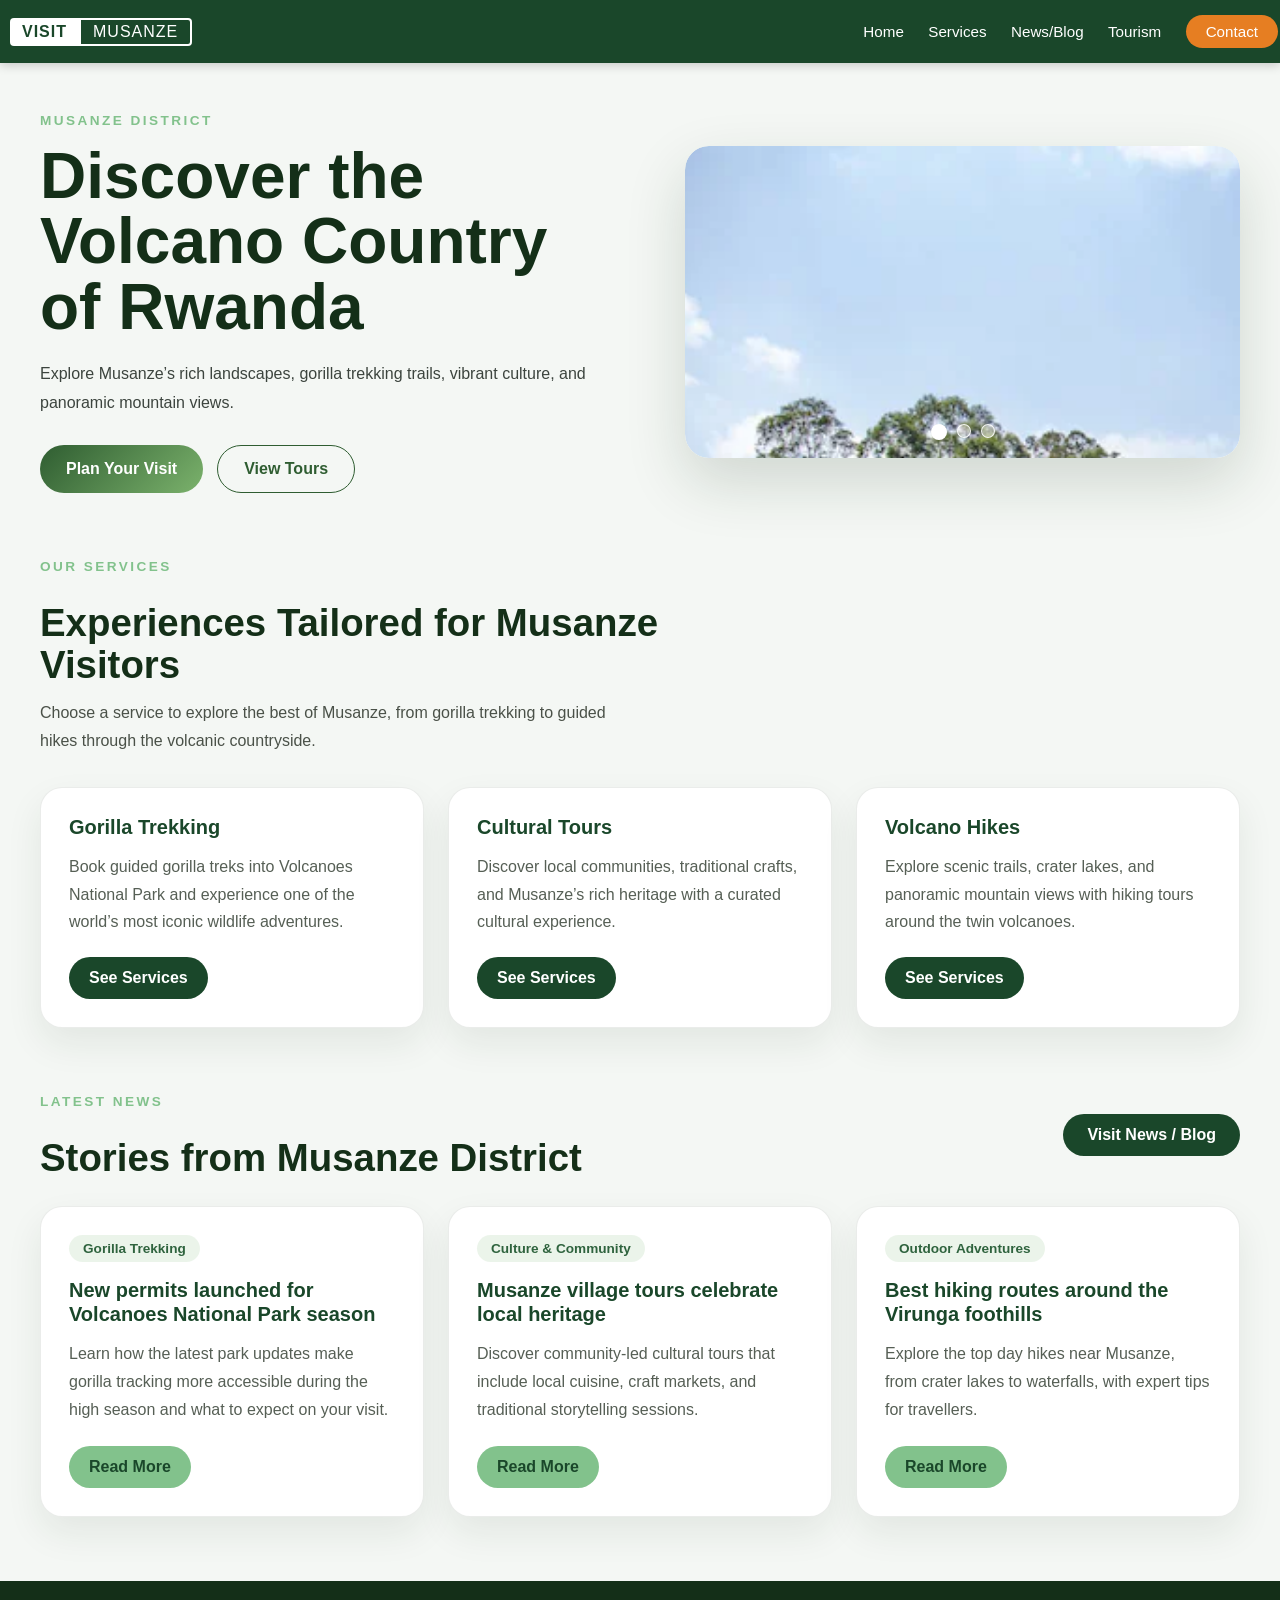
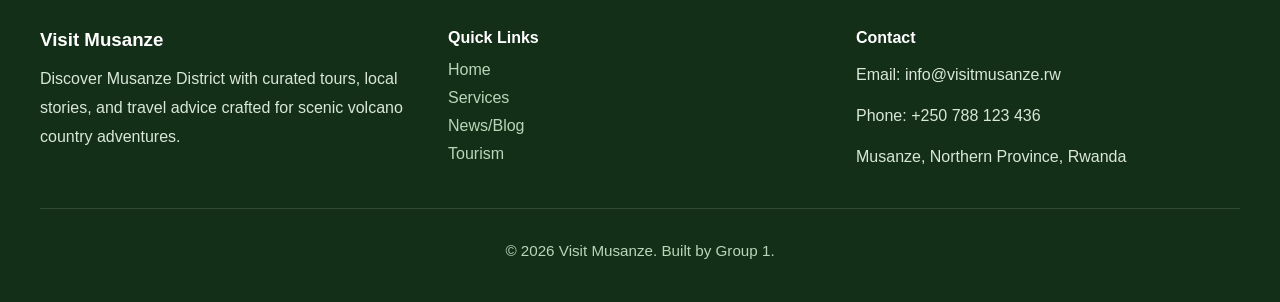
<file: index.html>
<!DOCTYPE html>
<html lang="en">
<head>
    <meta charset="UTF-8">
    <meta name="viewport" content="width=device-width, initial-scale=1.0">
    <title>Visit Musanze | Home</title>
    <link rel="stylesheet" type="text/css" href="styles/styles.css">
</head>
<body>
    <!-- Main homepage layout for Visit Musanze -->
    <div class="container">
        <!-- Navigation bar -->
        <header class="navigation">
            <div class="logo">
                <div class="first-part">VISIT</div>
                <div class="second-part">MUSANZE</div>
            </div>
            <div class="links">
                <a href="index.html">Home</a>
                <a href="services.html">Services</a>
                <a href="news.html">News/Blog</a>
                <a href="tourism.html">Tourism</a>
                <a href="contact.html" class="contact-button">Contact</a>

            </div>

        </header>


        <section class="hero">
            <!-- Hero content and image slider -->
            <div class="hero-copy">
                <span class="eyebrow">Musanze District</span>
                <h1>Discover the Volcano Country of Rwanda</h1>
                <p>Explore Musanze’s rich landscapes, gorilla trekking trails, vibrant culture, and panoramic mountain views.</p>
                <div class="hero-actions">
                    <a href="#" class="primary-button">Plan Your Visit</a>
                    <a href="#" class="secondary-button">View Tours</a>
                </div>
            </div>
            <div class="hero-slider">
                <!-- Slider viewport and controls -->
                <div class="slider-window">
                    <div class="slides">
                        <div class="slide"><img src="assets/image4.png" alt="Musanze landscape image"></div>
                        <div class="slide"><img src="assets/image5.png" alt="Musanze scenic view"></div>
                        <div class="slide"><img src="assets/image6.png" alt="Musanze district photo"></div>
                    </div>
                </div>
                <div class="slider-indicators">
                    <span class="indicator active"></span>
                    <span class="indicator"></span>
                    <span class="indicator"></span>
                </div>
            </div>
        </section>

        <section class="services">
            <!-- Services showcase cards -->
            <div class="section-intro">
                <span class="eyebrow">Our Services</span>
                <h2>Experiences Tailored for Musanze Visitors</h2>
                <p>Choose a service to explore the best of Musanze, from gorilla trekking to guided hikes through the volcanic countryside.</p>
            </div>
            <div class="service-grid">
                <article class="service-card">
                    <h3>Gorilla Trekking</h3>
                    <p>Book guided gorilla treks into Volcanoes National Park and experience one of the world’s most iconic wildlife adventures.</p>
                    <a href="services.html" class="service-link">See Services</a>
                </article>
                <article class="service-card">
                    <h3>Cultural Tours</h3>
                    <p>Discover local communities, traditional crafts, and Musanze’s rich heritage with a curated cultural experience.</p>
                    <a href="services.html" class="service-link">See Services</a>
                </article>
                <article class="service-card">
                    <h3>Volcano Hikes</h3>
                    <p>Explore scenic trails, crater lakes, and panoramic mountain views with hiking tours around the twin volcanoes.</p>
                    <a href="services.html" class="service-link">See Services</a>
                </article>
            </div>
        </section>
            <section class="articles">
                <!-- Latest news and blog section -->
                <div class="articles-header">
                    <div>
                        <span class="eyebrow">Latest News</span>
                        <h2>Stories from Musanze District</h2>
                    </div>
                    <a href="news.html" class="section-button">Visit News / Blog</a>
                </div>
                <div class="article-grid">
                    <article class="article-card">
                        <span class="article-tag">Gorilla Trekking</span>
                        <h3>New permits launched for Volcanoes National Park season</h3>
                        <p>Learn how the latest park updates make gorilla tracking more accessible during the high season and what to expect on your visit.</p>
                        <a href="news.html" class="article-link">Read More</a>
                    </article>
                    <article class="article-card">
                        <span class="article-tag">Culture & Community</span>
                        <h3>Musanze village tours celebrate local heritage</h3>
                        <p>Discover community-led cultural tours that include local cuisine, craft markets, and traditional storytelling sessions.</p>
                        <a href="news.html" class="article-link">Read More</a>
                    </article>
                    <article class="article-card">
                        <span class="article-tag">Outdoor Adventures</span>
                        <h3>Best hiking routes around the Virunga foothills</h3>
                        <p>Explore the top day hikes near Musanze, from crater lakes to waterfalls, with expert tips for travellers.</p>
                        <a href="news.html" class="article-link">Read More</a>
                    </article>
                </div>
            </section>


        <!-- Footer with contact info and attribution -->
        <footer class="footer">
            <div class="footer-content">
                <div class="footer-card">
                    <h3>Visit Musanze</h3>
                    <p>Discover Musanze District with curated tours, local stories, and travel advice crafted for scenic volcano country adventures.</p>
                </div>
                <div class="footer-card">
                    <h4>Quick Links</h4>
                    <nav class="footer-links">
                        <a href="#">Home</a>
                        <a href="services.html">Services</a>
                        <a href="news.html">News/Blog</a>
                        <a href="#">Tourism</a>
                    </nav>
                </div>
                <div class="footer-card">
                    <h4>Contact</h4>
                    <p>Email: info@visitmusanze.rw</p>
                    <p>Phone: +250 788 123 436</p>
                    <p>Musanze, Northern Province, Rwanda</p>
                </div>
            </div>
            <div class="footer-bottom">
                <p>&copy; 2026 Visit Musanze. Built by Group 1.</p>
            </div>
        </footer>
    </div>
    <script src="scripts/script.js"></script>
    
</body>
</html>
</file>
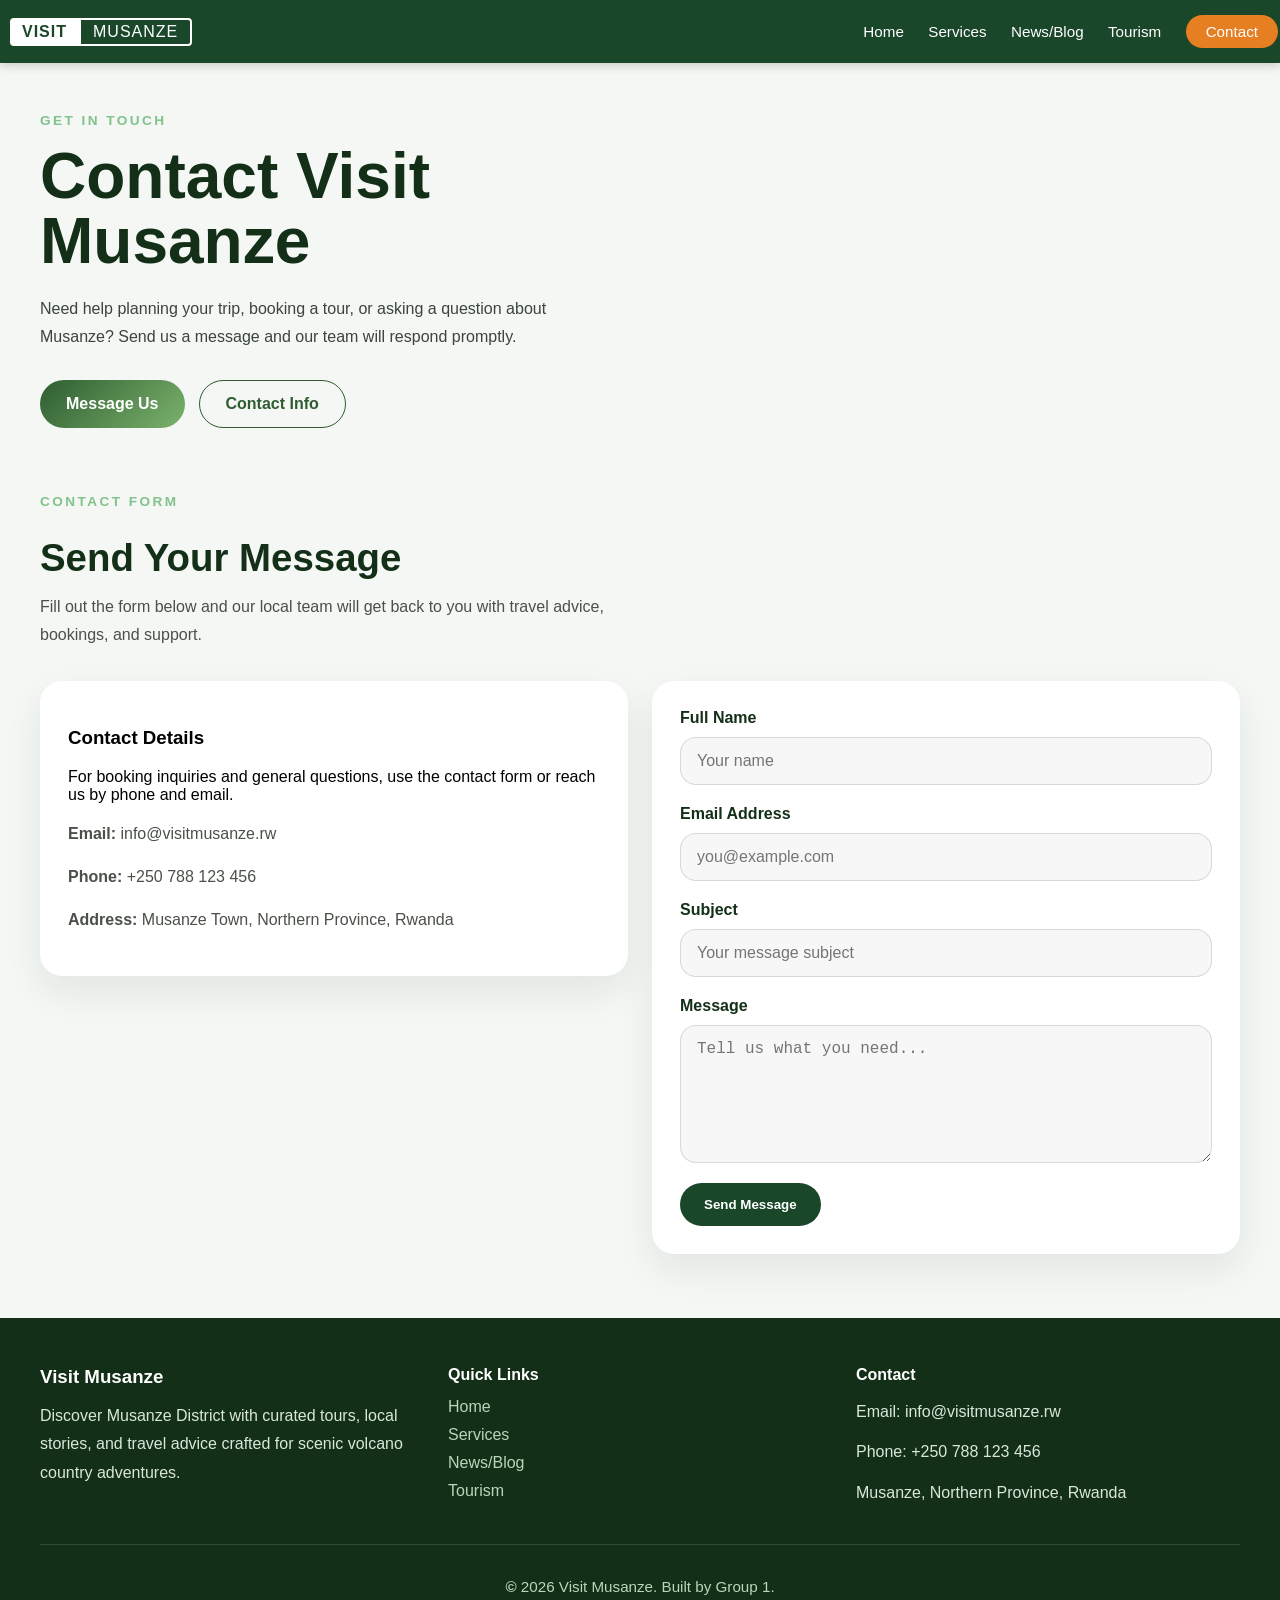
<file: contact.html>
<!DOCTYPE html>
<html lang="en">
<head>
    <meta charset="UTF-8">
    <meta name="viewport" content="width=device-width, initial-scale=1.0">
    <title>Visit Musanze | Contact</title>
    <link rel="stylesheet" type="text/css" href="styles/styles.css">
</head>
<body>
    <div class="container">
        <header class="navigation">
            <div class="logo">
                <div class="first-part">VISIT</div>
                <div class="second-part">MUSANZE</div>
            </div>
            <div class="links">
                <a href="index.html">Home</a>
                <a href="services.html">Services</a>
                <a href="news.html">News/Blog</a>
                <a href="tourism.html">Tourism</a>
                <a href="contact.html" class="contact-button">Contact</a>
            </div>
        </header>

        <section class="hero">
            <div class="hero-copy">
                <span class="eyebrow">Get in Touch</span>
                <h1>Contact Visit Musanze</h1>
                <p>Need help planning your trip, booking a tour, or asking a question about Musanze? Send us a message and our team will respond promptly.</p>
                <div class="hero-actions">
                    <a href="#contact-form" class="primary-button">Message Us</a>
                    <a href="#contact-details" class="secondary-button">Contact Info</a>
                </div>
            </div>
        </section>

        <section class="contact-page" id="contact-form">
            <div class="section-intro">
                <span class="eyebrow">Contact Form</span>
                <h2>Send Your Message</h2>
                <p>Fill out the form below and our local team will get back to you with travel advice, bookings, and support.</p>
            </div>
            <div class="contact-grid">
                <div class="contact-card">
                    <h3>Contact Details</h3>
                    <p>For booking inquiries and general questions, use the contact form or reach us by phone and email.</p>
                    <div class="contact-details" id="contact-details">
                        <p><strong>Email:</strong> info@visitmusanze.rw</p>
                        <p><strong>Phone:</strong> +250 788 123 456</p>
                        <p><strong>Address:</strong> Musanze Town, Northern Province, Rwanda</p>
                    </div>
                </div>
                <form class="contact-form">
                    <div class="form-group">
                        <label for="full-name">Full Name</label>
                        <input id="full-name" type="text" class="form-input" placeholder="Your name" />
                    </div>
                    <div class="form-group">
                        <label for="email">Email Address</label>
                        <input id="email" type="email" class="form-input" placeholder="you@example.com" />
                    </div>
                    <div class="form-group">
                        <label for="subject">Subject</label>
                        <input id="subject" type="text" class="form-input" placeholder="Your message subject" />
                    </div>
                    <div class="form-group">
                        <label for="message">Message</label>
                        <textarea id="message" class="form-textarea" rows="6" placeholder="Tell us what you need..."></textarea>
                    </div>
                    <button type="submit" class="submit-button">Send Message</button>
                </form>
            </div>
        </section>

        <footer class="footer">
            <div class="footer-content">
                <div class="footer-card">
                    <h3>Visit Musanze</h3>
                    <p>Discover Musanze District with curated tours, local stories, and travel advice crafted for scenic volcano country adventures.</p>
                </div>
                <div class="footer-card">
                    <h4>Quick Links</h4>
                    <nav class="footer-links">
                        <a href="index.html">Home</a>
                        <a href="services.html">Services</a>
                        <a href="news.html">News/Blog</a>
                        <a href="tourism.html">Tourism</a>
                    </nav>
                </div>
                <div class="footer-card">
                    <h4>Contact</h4>
                    <p>Email: info@visitmusanze.rw</p>
                    <p>Phone: +250 788 123 456</p>
                    <p>Musanze, Northern Province, Rwanda</p>
                </div>
            </div>
            <div class="footer-bottom">
                <p><b>&copy;</b> 2026 Visit Musanze. Built by Group 1.</p>
            </div>
        </footer>
    </div>
    <script src="scripts/script.js"></script>
</body>
</html>
</file>
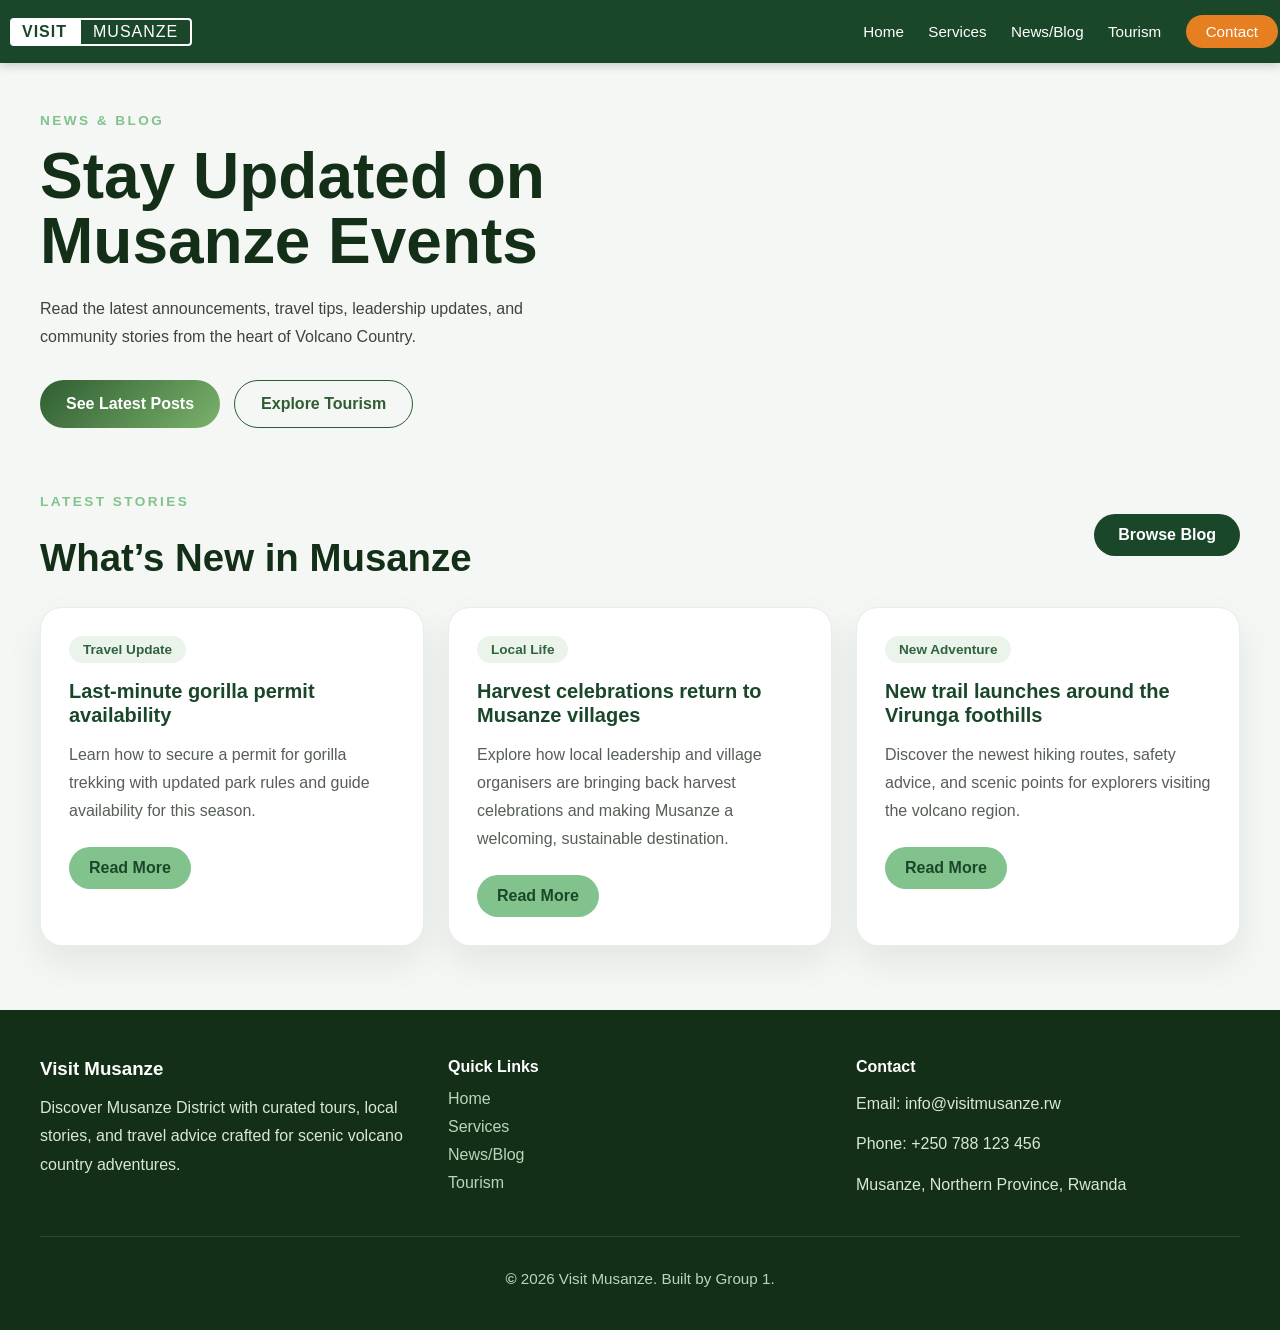
<file: news.html>
<!DOCTYPE html>
<html lang="en">
<head>
    <meta charset="UTF-8">
    <meta name="viewport" content="width=device-width, initial-scale=1.0">
    <title>Visit Musanze | News & Blog</title>
    <link rel="stylesheet" type="text/css" href="styles/styles.css">
</head>
<body>
    <div class="container">
        <header class="navigation">
            <div class="logo">
                <div class="first-part">VISIT</div>
                <div class="second-part">MUSANZE</div>
            </div>
            <div class="links">
                <a href="index.html">Home</a>
                <a href="services.html">Services</a>
                <a href="news.html">News/Blog</a>
                <a href="tourism.html">Tourism</a>
                <a href="contact.html" class="contact-button">Contact</a>
            </div>
        </header>

        <section class="hero">
            <div class="hero-copy">
                <span class="eyebrow">News & Blog</span>
                <h1>Stay Updated on Musanze Events</h1>
                <p>Read the latest announcements, travel tips, leadership updates, and community stories from the heart of Volcano Country.</p>
                <div class="hero-actions">
                    <a href="#latest-articles" class="primary-button">See Latest Posts</a>
                    <a href="tourism.html" class="secondary-button">Explore Tourism</a>
                </div>
            </div>
        </section>

        <section class="articles" id="latest-articles">
            <div class="articles-header">
                <div>
                    <span class="eyebrow">Latest Stories</span>
                    <h2>What’s New in Musanze</h2>
                </div>
                <a href="news.html" class="section-button">Browse Blog</a>
            </div>
            <div class="article-grid">
                <article class="article-card">
                    <span class="article-tag">Travel Update</span>
                    <h3>Last-minute gorilla permit availability</h3>
                    <p>Learn how to secure a permit for gorilla trekking with updated park rules and guide availability for this season.</p>
                    <a href="news.html" class="article-link">Read More</a>
                </article>
                <article class="article-card">
                    <span class="article-tag">Local Life</span>
                    <h3>Harvest celebrations return to Musanze villages</h3>
                    <p>Explore how local leadership and village organisers are bringing back harvest celebrations and making Musanze a welcoming, sustainable destination.</p>
                    <a href="news.html" class="article-link">Read More</a>
                </article>
                <article class="article-card">
                    <span class="article-tag"> New Adventure</span>
                    <h3>New trail launches around the Virunga foothills</h3>
                    <p>Discover the newest hiking routes, safety advice, and scenic points for explorers visiting the volcano region.</p>
                    <a href="news.html" class="article-link">Read More</a>
                </article>
            </div>
        </section>

        <footer class="footer">
            <div class="footer-content">
                <div class="footer-card">
                    <h3>Visit Musanze</h3>
                    <p>Discover Musanze District with curated tours, local stories, and travel advice crafted for scenic volcano country adventures.</p>
                </div>
                <div class="footer-card">
                    <h4>Quick Links</h4>
                    <nav class="footer-links">
                        <a href="index.html">Home</a>
                        <a href="services.html">Services</a>
                        <a href="news.html">News/Blog</a>
                        <a href="tourism.html">Tourism</a>
                    </nav>
                </div>
                <div class="footer-card">
                    <h4>Contact</h4>
                    <p>Email: info@visitmusanze.rw</p>
                    <p>Phone: +250 788 123 456</p>
                    <p>Musanze, Northern Province, Rwanda</p>
                </div>
            </div>
            <div class="footer-bottom">
                <p><b>&copy;</b> 2026 Visit Musanze. Built by Group 1.</p>
            </div>
        </footer>
    </div>
    <script src="scripts/script.js"></script>
</body>
</html>
</file>
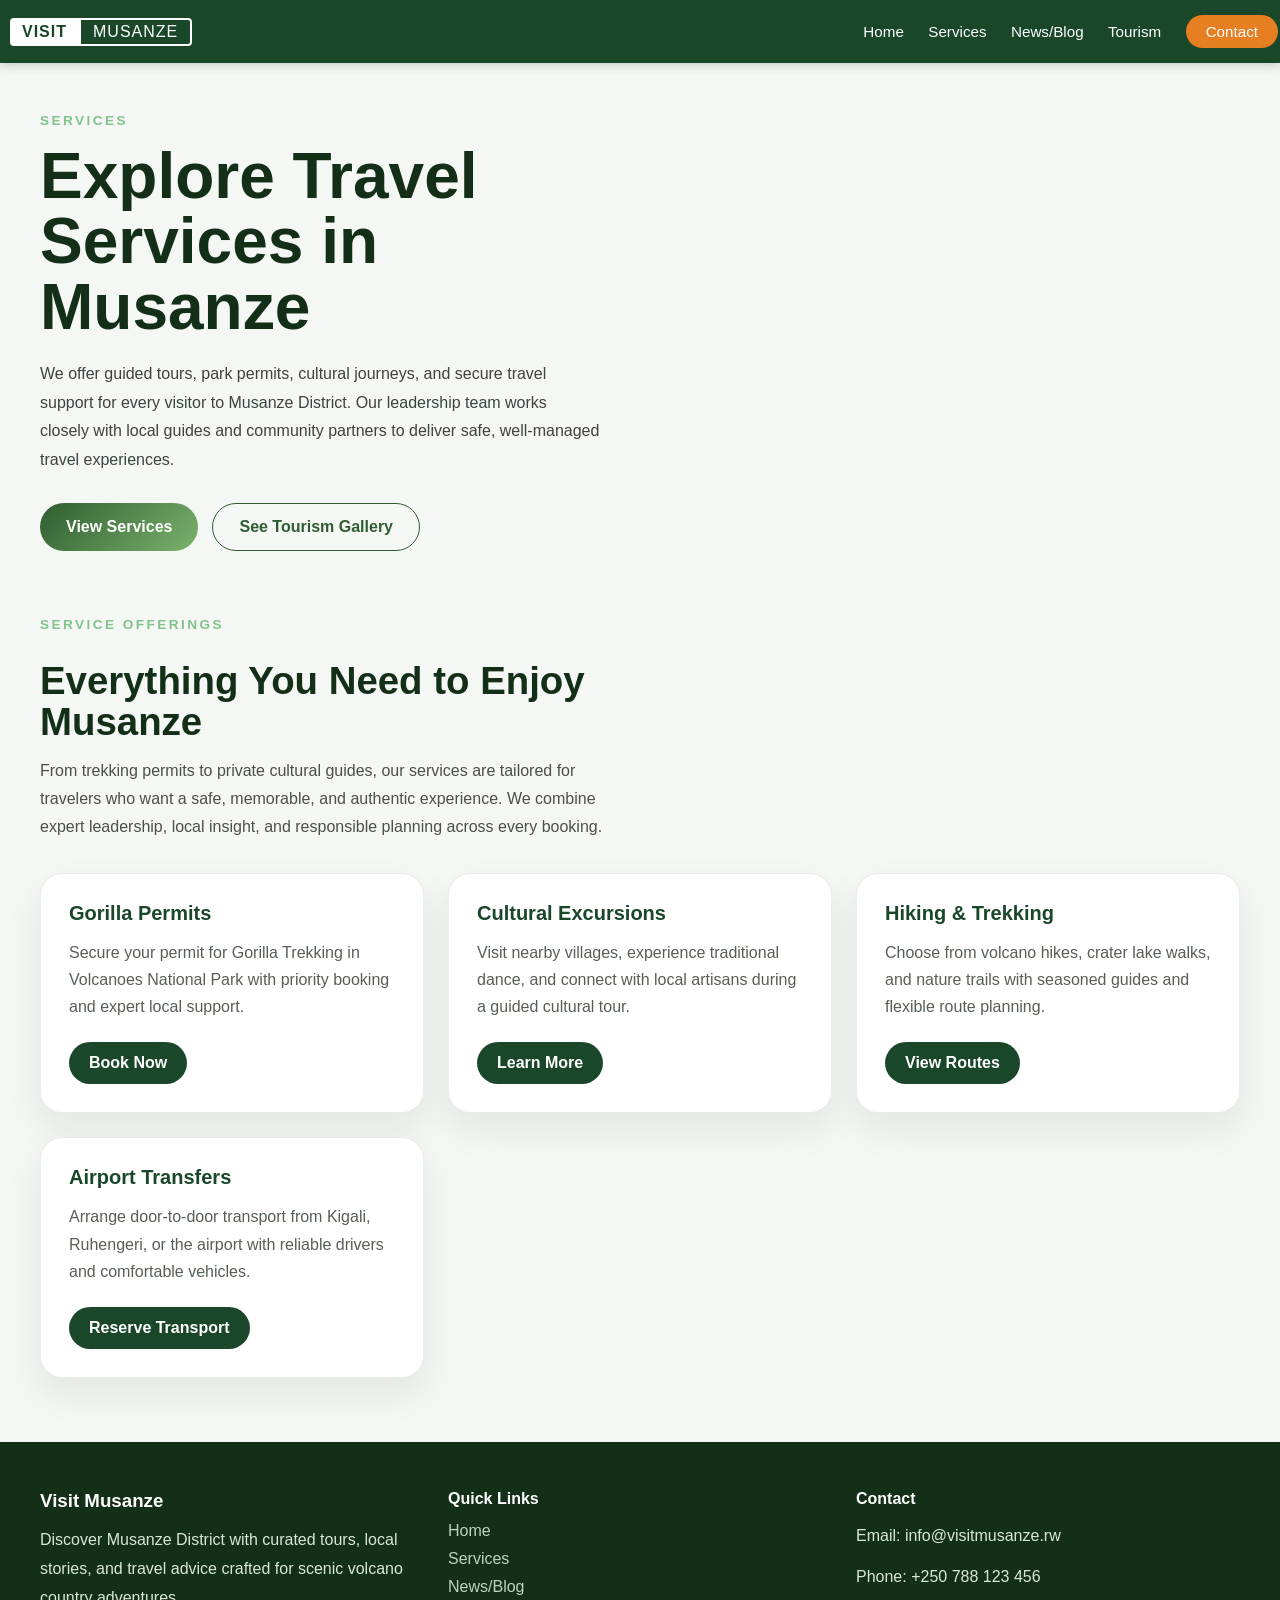
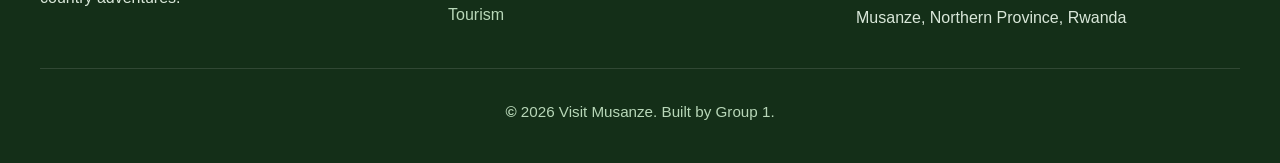
<file: services.html>
<!DOCTYPE html>
<html lang="en">
<head>
    <meta charset="UTF-8">
    <meta name="viewport" content="width=device-width, initial-scale=1.0">
    <title>Visit Musanze | Services</title>
    <link rel="stylesheet" type="text/css" href="styles/styles.css">
</head>
<body>
    <div class="container">
        <header class="navigation">
            <div class="logo">
                <div class="first-part">VISIT</div>
                <div class="second-part">MUSANZE</div>
            </div>
            <div class="links">
                <a href="index.html">Home</a>
                <a href="services.html">Services</a>
                <a href="news.html">News/Blog</a>
                <a href="tourism.html">Tourism</a>
                <a href="contact.html" class="contact-button">Contact</a>
            </div>
        </header>

        <section class="hero">
            <div class="hero-copy">
                <span class="eyebrow">Services</span>
                <h1>Explore Travel Services in Musanze</h1>
                <p>We offer guided tours, park permits, cultural journeys, and secure travel support for every visitor to Musanze District. Our leadership team works closely with local guides and community partners to deliver safe, well-managed travel experiences.</p>
                <div class="hero-actions">
                    <a href="#services-list" class="primary-button">View Services</a>
                    <a href="tourism.html" class="secondary-button">See Tourism Gallery</a>
                </div>
            </div>
        </section>

        <section class="services" id="services-list">
            <div class="section-intro">
                <span class="eyebrow">Service Offerings</span>
                <h2>Everything You Need to Enjoy Musanze</h2>
                <p>From trekking permits to private cultural guides, our services are tailored for travelers who want a safe, memorable, and authentic experience. We combine expert leadership, local insight, and responsible planning across every booking.</p>
            </div>
            <div class="service-grid">
                <article class="service-card">
                    <h3>Gorilla Permits</h3>
                    <p>Secure your permit for Gorilla Trekking in Volcanoes National Park with priority booking and expert local support.</p>
                    <a href="services.html" class="service-link">Book Now</a>
                </article>
                <article class="service-card">
                    <h3>Cultural Excursions</h3>
                    <p>Visit nearby villages, experience traditional dance, and connect with local artisans during a guided cultural tour.</p>
                    <a href="services.html" class="service-link">Learn More</a>
                </article>
                <article class="service-card">
                    <h3>Hiking & Trekking</h3>
                    <p>Choose from volcano hikes, crater lake walks, and nature trails with seasoned guides and flexible route planning.</p>
                    <a href="services.html" class="service-link">View Routes</a>
                </article>
                <article class="service-card">
                    <h3>Airport Transfers</h3>
                    <p>Arrange door-to-door transport from Kigali, Ruhengeri, or the airport with reliable drivers and comfortable vehicles.</p>
                    <a href="services.html" class="service-link">Reserve Transport</a>
                </article>
            </div>
        </section>

        <footer class="footer">
            <div class="footer-content">
                <div class="footer-card">
                    <h3>Visit Musanze</h3>
                    <p>Discover Musanze District with curated tours, local stories, and travel advice crafted for scenic volcano country adventures.</p>
                </div>
                <div class="footer-card">
                    <h4>Quick Links</h4>
                    <nav class="footer-links">
                        <a href="index.html">Home</a>
                        <a href="services.html">Services</a>
                        <a href="news.html">News/Blog</a>
                        <a href="tourism.html">Tourism</a>
                    </nav>
                </div>
                <div class="footer-card">
                    <h4>Contact</h4>
                    <p>Email: info@visitmusanze.rw</p>
                    <p>Phone: +250 788 123 456</p>
                    <p>Musanze, Northern Province, Rwanda</p>
                </div>
            </div>
            <div class="footer-bottom">
                <p><b>&copy;</b> 2026 Visit Musanze. Built by Group 1.</p>
            </div>
        </footer>
    </div>
    <script src="scripts/script.js"></script>
</body>
</html>
</file>
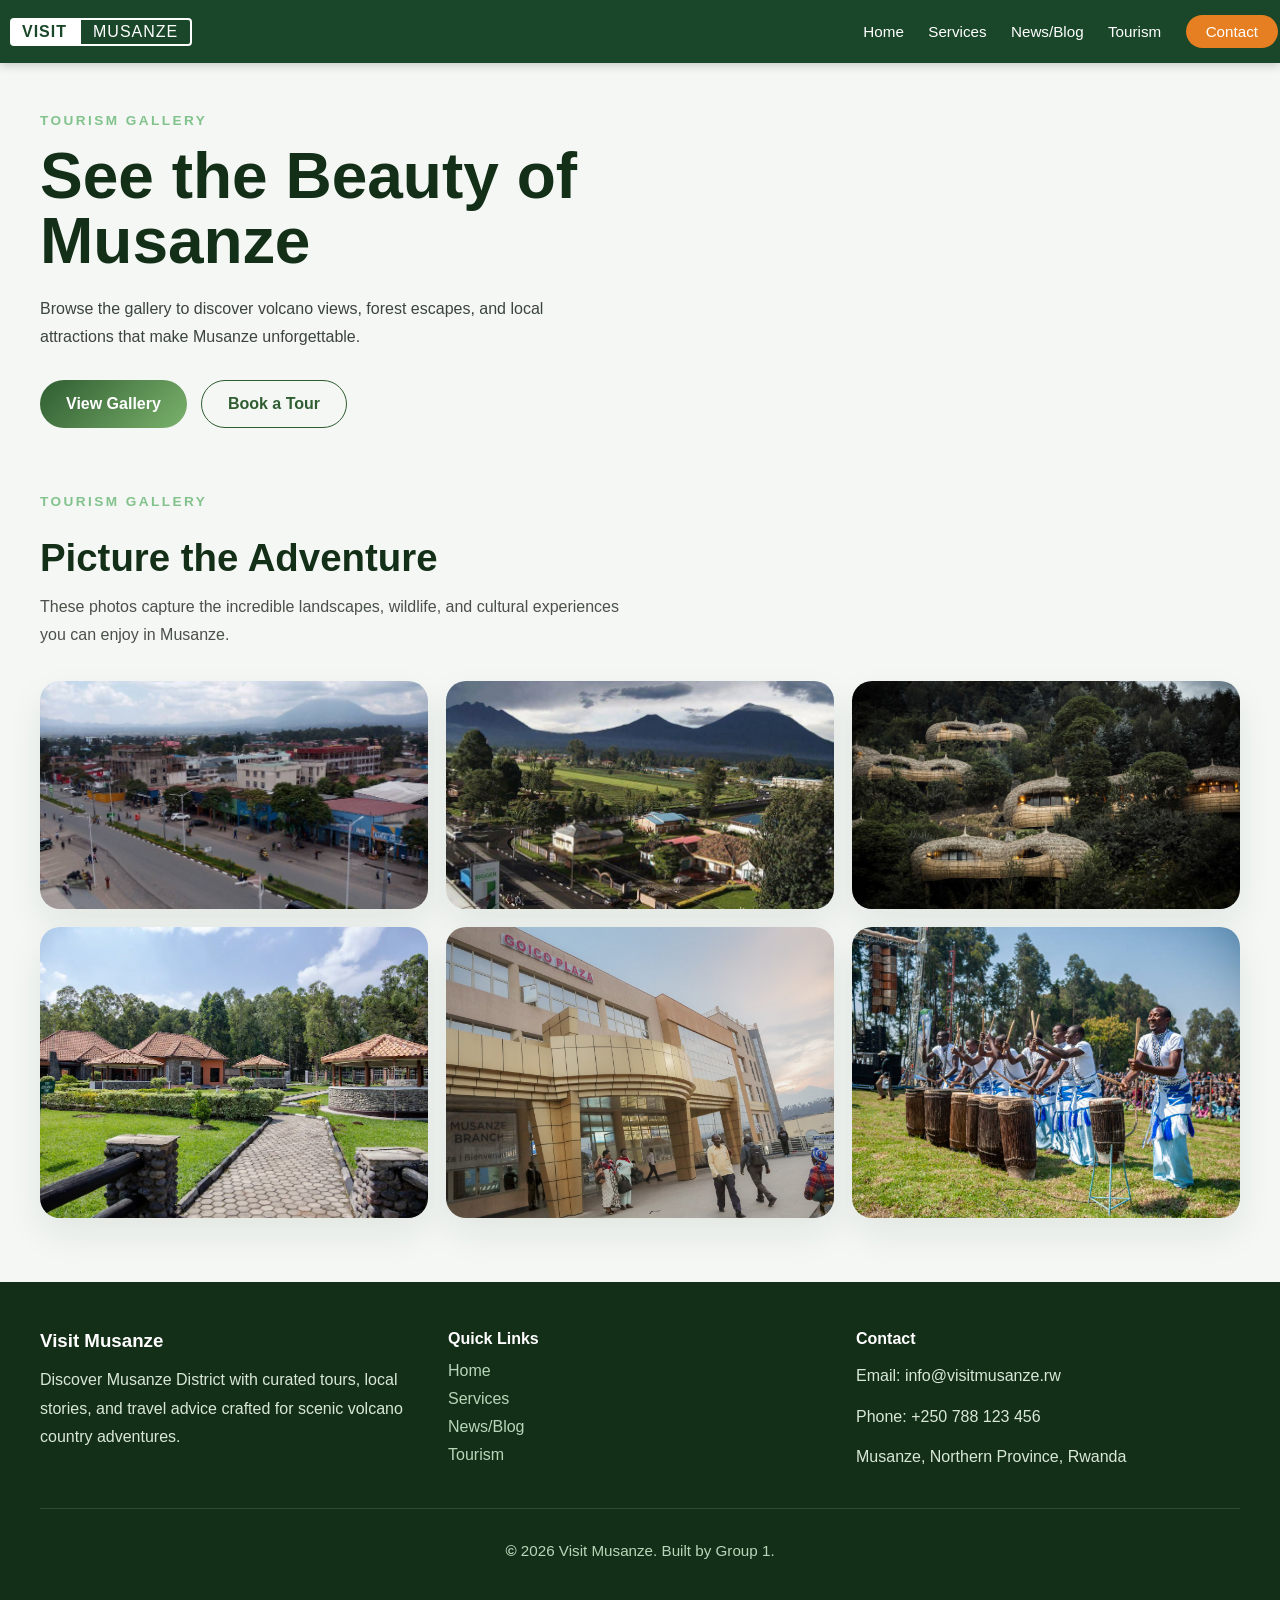
<file: tourism.html>
<!DOCTYPE html>
<html lang="en">
<head>
    <meta charset="UTF-8">
    <meta name="viewport" content="width=device-width, initial-scale=1.0">
    <title>Visit Musanze | Tourism Gallery</title>
    <link rel="stylesheet" type="text/css" href="styles/styles.css">
</head>
<body>
    <div class="container">
        <header class="navigation">
            <div class="logo">
                <div class="first-part">VISIT</div>
                <div class="second-part">MUSANZE</div>
            </div>
            <div class="links">
                <a href="index.html">Home</a>
                <a href="services.html">Services</a>
                <a href="news.html">News/Blog</a>
                <a href="tourism.html">Tourism</a>
                <a href="contact.html" class="contact-button">Contact</a>
            </div>
        </header>

        <section class="hero">
            <div class="hero-copy">
                <span class="eyebrow">Tourism Gallery</span>
                <h1>See the Beauty of Musanze</h1>
                <p>Browse the gallery to discover volcano views, forest escapes, and local attractions that make Musanze unforgettable.</p>
                <div class="hero-actions">
                    <a href="#tour-gallery" class="primary-button">View Gallery</a>
                    <a href="services.html" class="secondary-button">Book a Tour</a>
                </div>
            </div>
        </section>

        <section class="gallery" id="tour-gallery">
            <div class="section-intro">
                <span class="eyebrow">Tourism Gallery</span>
                <h2>Picture the Adventure</h2>
                <p>These photos capture the incredible landscapes, wildlife, and cultural experiences you can enjoy in Musanze.</p>
            </div>
            <div class="gallery-grid">
                <div class="gallery-item"><img src="assets/image.png" alt="Musanze gallery image" /></div>
                <div class="gallery-item"><img src="assets/image2.png" alt="Musanze gallery image" /></div>
                <div class="gallery-item"><img src="assets/image3.png" alt="Musanze gallery image" /></div>
                <div class="gallery-item"><img src="assets/image4.png" alt="Musanze gallery image" /></div>
                <div class="gallery-item"><img src="assets/image5.png" alt="Musanze gallery image" /></div>
                <div class="gallery-item"><img src="assets/image6.png" alt="Musanze gallery image" /></div>
            </div>
        </section>

        <footer class="footer">
            <div class="footer-content">
                <div class="footer-card">
                    <h3>Visit Musanze</h3>
                    <p>Discover Musanze District with curated tours, local stories, and travel advice crafted for scenic volcano country adventures.</p>
                </div>
                <div class="footer-card">
                    <h4>Quick Links</h4>
                    <nav class="footer-links">
                        <a href="index.html">Home</a>
                        <a href="services.html">Services</a>
                        <a href="news.html">News/Blog</a>
                        <a href="tourism.html">Tourism</a>
                    </nav>
                </div>
                <div class="footer-card">
                    <h4>Contact</h4>
                    <p>Email: info@visitmusanze.rw</p>
                    <p>Phone: +250 788 123 456</p>
                    <p>Musanze, Northern Province, Rwanda</p>
                </div>
            </div>
            <div class="footer-bottom">
                <p><b>&copy;</b> 2026 Visit Musanze. Built by Group 1.</p>
            </div>
        </footer>
    </div>
    <script src="scripts/script.js"></script>
</body>
</html>
</file>
<file: styles/styles.css>
/* Base page styles */
body {
    margin: 0 auto;
    background-color: #f4f7f4;
    font-family: 'Segoe UI', Roboto, Helvetica, Arial, sans-serif;
}

.container{
    margin: 0 auto;

}

.navigation{
    display: flex;
    flex-direction: row;
    justify-content: space-between;
    gap: 10px;
    padding: 15px 2px;
    background-color: #1a472a; /* Deep forest green for Musanze theme */
    padding-left: 10px;
    align-items: center;
    box-shadow: 0 2px 10px rgba(0,0,0,0.2);
}

/* Navigation bar styles */

.contact-button{
    padding: 8px 20px;
    background-color: #e67e22; /* Earthy orange/volcanic accent */
    color: white;
    border-radius: 25px;
    text-decoration: none;
    font-weight: 600;
    transition: background 0.3s ease;
    border: none;
    cursor: pointer;
}

/* Contact button styling */

.contact-button:hover {
    background-color: #d35400;
}

.logo{
    display: flex;
    flex-direction: row;
    align-items: center;
    text-transform: uppercase;
    letter-spacing: 1px;
}

/* Logo brand styling */

.logo .first-part{
    background-color: #ffffff;
    color: #1a472a;
    padding: 5px 12px;
    font-weight: 800;
    border-radius: 4px 0 0 4px;
}

.logo .second-part{
    color: #ffffff;
    border: 2px solid #ffffff;
    padding: 3px 12px;
    font-weight: 400;
    border-radius: 0 4px 4px 0;
}

 .links a {
            color: white;
            text-decoration: none;
            margin-left: 20px;
            cursor: pointer;
            transition: 0.5s ease-in-out;
            font-weight: 500;
            font-size: 0.95rem;
        }

/* Navigation links */

.links a:hover{
            color: #2ecc71; /* Gorilla trekking green */
         }

.hero{
    width: 100%;
    max-width: 1200px;
    margin: 48px auto 0;
    display: grid;
    grid-template-columns: 1.05fr 0.95fr;
    gap: 32px;
    align-items: center;
    padding: 0 16px 64px;
}

/* Hero section layout */

.hero-copy{
    max-width: 560px;
}

.eyebrow{
    display: inline-flex;
    margin-bottom: 16px;
    font-size: 0.85rem;
    letter-spacing: 0.18em;
    text-transform: uppercase;
    color: #82c28c;
    font-weight: 700;
}

.hero h1{
    margin: 0 0 20px;
    font-size: clamp(2.75rem, 5vw, 4.2rem);
    line-height: 1.02;
    color: #142f18;
}

.hero p{
    margin: 0 0 28px;
    color: #3c443e;
    font-size: 1rem;
    line-height: 1.8;
}

.hero-actions{
    display: flex;
    flex-wrap: wrap;
    gap: 14px;
}

/* Hero buttons container */

.primary-button,
.secondary-button,
.contact-button{
    display: inline-flex;
    align-items: center;
    justify-content: center;
}

.primary-button{
    padding: 14px 26px;
    background: linear-gradient(135deg, #2f5d31 0%, #7bb26c 100%);
    color: white;
    border-radius: 999px;
    text-decoration: none;
    font-weight: 700;
}

.primary-button:hover{
    opacity: 0.96;
}

.secondary-button{
    padding: 14px 26px;
    border: 1px solid #2f5d31;
    background: transparent;
    color: #2f5d31;
    border-radius: 999px;
    text-decoration: none;
    font-weight: 700;
}

.secondary-button:hover{
    background-color: rgba(47, 93, 49, 0.08);
}

.services{
    max-width: 1200px;
    margin: 0 auto 64px;
    padding: 0 16px;
}

.section-intro{
    max-width: 680px;
    margin-bottom: 32px;
}

.section-intro h2{
    margin: 12px 0 14px;
    font-size: clamp(2rem, 3vw, 2.6rem);
    color: #142f18;
    line-height: 1.08;
}

.section-intro p{
    margin: 0;
    color: #4a5148;
    line-height: 1.75;
    max-width: 580px;
}

.service-grid{
    display: grid;
    grid-template-columns: repeat(3, minmax(220px, 1fr));
    gap: 24px;
}

.service-card{
    background: white;
    border: 1px solid rgba(82, 103, 82, 0.12);
    border-radius: 22px;
    padding: 28px;
    box-shadow: 0 16px 36px rgba(23, 49, 29, 0.08);
    transition: transform 0.25s ease, box-shadow 0.25s ease;
}

.service-card:hover{
    transform: translateY(-4px);
    box-shadow: 0 24px 48px rgba(23, 49, 29, 0.14);
}

.service-card h3{
    margin: 0 0 14px;
    font-size: 1.25rem;
    color: #1a472a;
}

.service-card p{
    margin: 0 0 22px;
    color: #565f55;
    line-height: 1.7;
}

.service-link{
    display: inline-flex;
    align-items: center;
    justify-content: center;
    padding: 12px 20px;
    border-radius: 999px;
    background-color: #1a472a;
    color: #ffffff;
    text-decoration: none;
    font-weight: 700;
    transition: background-color 0.25s ease, transform 0.25s ease;
}

.service-link:hover{
    background-color: #2f633e;
    transform: translateY(-1px);
}

.articles{
    max-width: 1200px;
    margin: 0 auto 64px;
    padding: 0 16px;
}

/* Tourism gallery page styling */
.gallery{
    max-width: 1200px;
    margin: 0 auto 64px;
    padding: 0 16px;
}

.gallery-grid{
    display: grid;
    grid-template-columns: repeat(3, minmax(220px, 1fr));
    gap: 18px;
}

.gallery-item{
    overflow: hidden;
    border-radius: 20px;
    box-shadow: 0 16px 36px rgba(23, 49, 29, 0.08);
}

.gallery-item img{
    width: 100%;
    height: 100%;
    object-fit: cover;
    display: block;
    transition: transform 0.3s ease;
}

.gallery-item:hover img{
    transform: scale(1.04);
}

/* Contact page form styling */
.contact-page{
    max-width: 1200px;
    margin: 0 auto 64px;
    padding: 0 16px;
}

.contact-grid{
    display: grid;
    grid-template-columns: 1fr 1fr;
    gap: 24px;
    align-items: start;
}

.contact-card{
    background: white;
    padding: 28px;
    border-radius: 22px;
    box-shadow: 0 16px 36px rgba(23, 49, 29, 0.08);
}

.contact-details p{
    margin: 0 0 14px;
    line-height: 1.8;
    color: #4a5148;
}

.contact-form{
    background: white;
    padding: 28px;
    border-radius: 22px;
    box-shadow: 0 16px 36px rgba(23, 49, 29, 0.08);
}

.form-group{
    display: flex;
    flex-direction: column;
    margin-bottom: 20px;
}

.form-group label{
    margin-bottom: 10px;
    font-weight: 600;
    color: #142f18;
}

.form-input,
.form-textarea{
    border: 1px solid rgba(82, 103, 82, 0.2);
    border-radius: 16px;
    padding: 14px 16px;
    font-size: 1rem;
    color: #303530;
    background: #f7f7f7;
}

.form-input:focus,
.form-textarea:focus{
    outline: none;
    border-color: #1a472a;
    background: #ffffff;
}

.submit-button{
    display: inline-flex;
    align-items: center;
    justify-content: center;
    padding: 14px 24px;
    background-color: #1a472a;
    color: #ffffff;
    border: none;
    border-radius: 999px;
    font-weight: 700;
    cursor: pointer;
    transition: background-color 0.25s ease, transform 0.25s ease;
}

.submit-button:hover{
    background-color: #2f633e;
    transform: translateY(-1px);
}

.articles-header{
    display: flex;
    align-items: center;
    justify-content: space-between;
    gap: 24px;
    margin-bottom: 28px;
}

.articles-header h2{
    margin: 12px 0 0;
    font-size: clamp(2rem, 3vw, 2.5rem);
    line-height: 1.08;
    color: #142f18;
}

.section-button{
    display: inline-flex;
    align-items: center;
    justify-content: center;
    padding: 12px 24px;
    background-color: #1a472a;
    color: white;
    border-radius: 999px;
    text-decoration: none;
    font-weight: 700;
    transition: background-color 0.25s ease, transform 0.25s ease;
}

.section-button:hover{
    background-color: #2f633e;
    transform: translateY(-1px);
}

.article-grid{
    display: grid;
    grid-template-columns: repeat(3, minmax(240px, 1fr));
    gap: 24px;
}

.article-card{
    background: white;
    border-radius: 22px;
    padding: 28px;
    border: 1px solid rgba(82, 103, 82, 0.12);
    box-shadow: 0 16px 36px rgba(23, 49, 29, 0.08);
    transition: transform 0.25s ease, box-shadow 0.25s ease;
}

.article-card:hover{
    transform: translateY(-4px);
    box-shadow: 0 24px 48px rgba(23, 49, 29, 0.14);
}

.article-tag{
    display: inline-flex;
    margin-bottom: 16px;
    padding: 6px 14px;
    background-color: rgba(143, 192, 140, 0.18);
    color: #2f633e;
    border-radius: 999px;
    font-size: 0.85rem;
    font-weight: 700;
}

.article-card h3{
    margin: 0 0 14px;
    font-size: 1.25rem;
    color: #1a472a;
    line-height: 1.2;
}

.article-card p{
    margin: 0 0 22px;
    color: #565f55;
    line-height: 1.75;
}

.article-link{
    display: inline-flex;
    align-items: center;
    justify-content: center;
    padding: 12px 20px;
    background-color: #82c28c;
    color: #1a472a;
    border-radius: 999px;
    text-decoration: none;
    font-weight: 700;
    transition: background-color 0.25s ease, transform 0.25s ease;
}

.article-link:hover{
    background-color: #6aa062;
    transform: translateY(-1px);
}

.footer{
    background-color: #142f18;
    color: #e9f3e9;
    padding: 48px 16px 28px;
    margin-top: 24px;
}

.footer-content{
    display: grid;
    grid-template-columns: repeat(3, minmax(220px, 1fr));
    gap: 24px;
    max-width: 1200px;
    margin: 0 auto 24px;
}

.footer-card h3,
.footer-card h4{
    margin: 0 0 14px;
    color: #ffffff;
}

.footer-card p{
    margin: 0 0 12px;
    color: #d9e7d9;
    line-height: 1.8;
}

.footer-links{
    display: flex;
    flex-direction: column;
    gap: 10px;
}

.footer-links a{
    color: #b8d7b8;
    text-decoration: none;
    transition: color 0.25s ease;
}

.footer-links a:hover{
    color: #ffffff;
}

.footer-bottom{
    border-top: 1px solid rgba(255,255,255,0.12);
    max-width: 1200px;
    margin: 0 auto;
    padding-top: 18px;
    text-align: center;
    color: #b8d7b8;
    font-size: 0.95rem;
}

.hero-slider{
    position: relative;
    border-radius: 24px;
    overflow: hidden;
    box-shadow: 0 24px 60px rgba(20, 47, 24, 0.16);
}

/* Hero image slider wrapper */

.slider-window{
    overflow: hidden;
    border-radius: inherit;
    aspect-ratio: 16 / 9;
}

.slides{
    display: flex;
    width: calc(100% * 3);
    transition: transform 0.7s ease-in-out;
}

.slide{
    flex: 0 0 100%;
}

.slide img{
    width: 100%;
    height: 100%;
    max-height: 100%;
    object-fit: cover;
    display: block;
    image-rendering: auto;
}

.slider-indicators{
    position: absolute;
    left: 50%;
    bottom: 18px;
    transform: translateX(-50%);
    display: flex;
    gap: 10px;
    z-index: 10;
}

.indicator{
    width: 12px;
    height: 12px;
    border-radius: 50%;
    background: rgba(255,255,255,0.45);
    border: 1px solid rgba(255,255,255,0.85);
    cursor: pointer;
}

.indicator.active{
    background: white;
    width: 14px;
    height: 14px;
}

@media (max-width: 980px) {
    .hero{
        grid-template-columns: 1fr;
        margin-top: 32px;
        padding: 0 16px 48px;
    }

    .footer-content{
        grid-template-columns: 1fr;
    }

    .service-grid{
        grid-template-columns: 1fr;
    }
}

@media (max-width: 680px) {
    .navigation{
        flex-wrap: wrap;
        justify-content: center;
        gap: 16px;
    }

    .hero-actions{
        flex-direction: column;
        align-items: stretch;
    }

    .slide img{
        height: 100%;
    }
}
</file>
